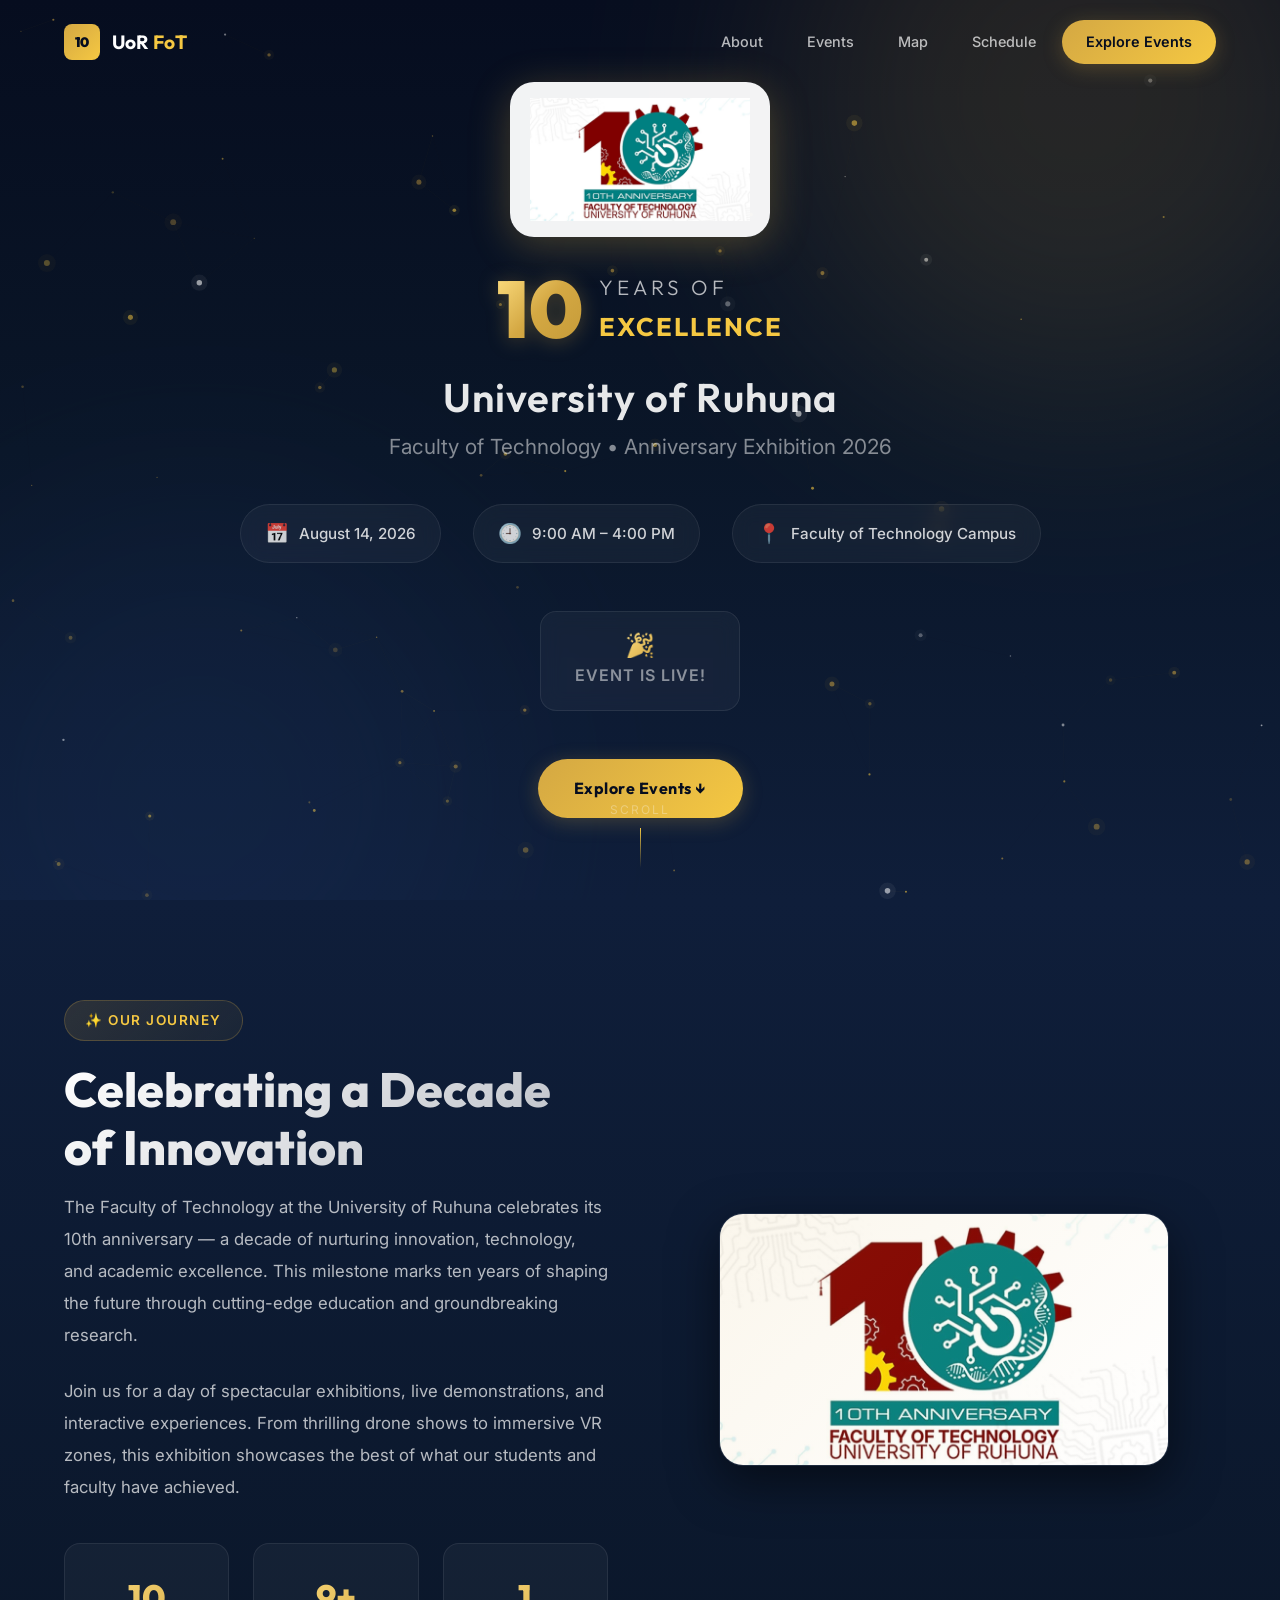
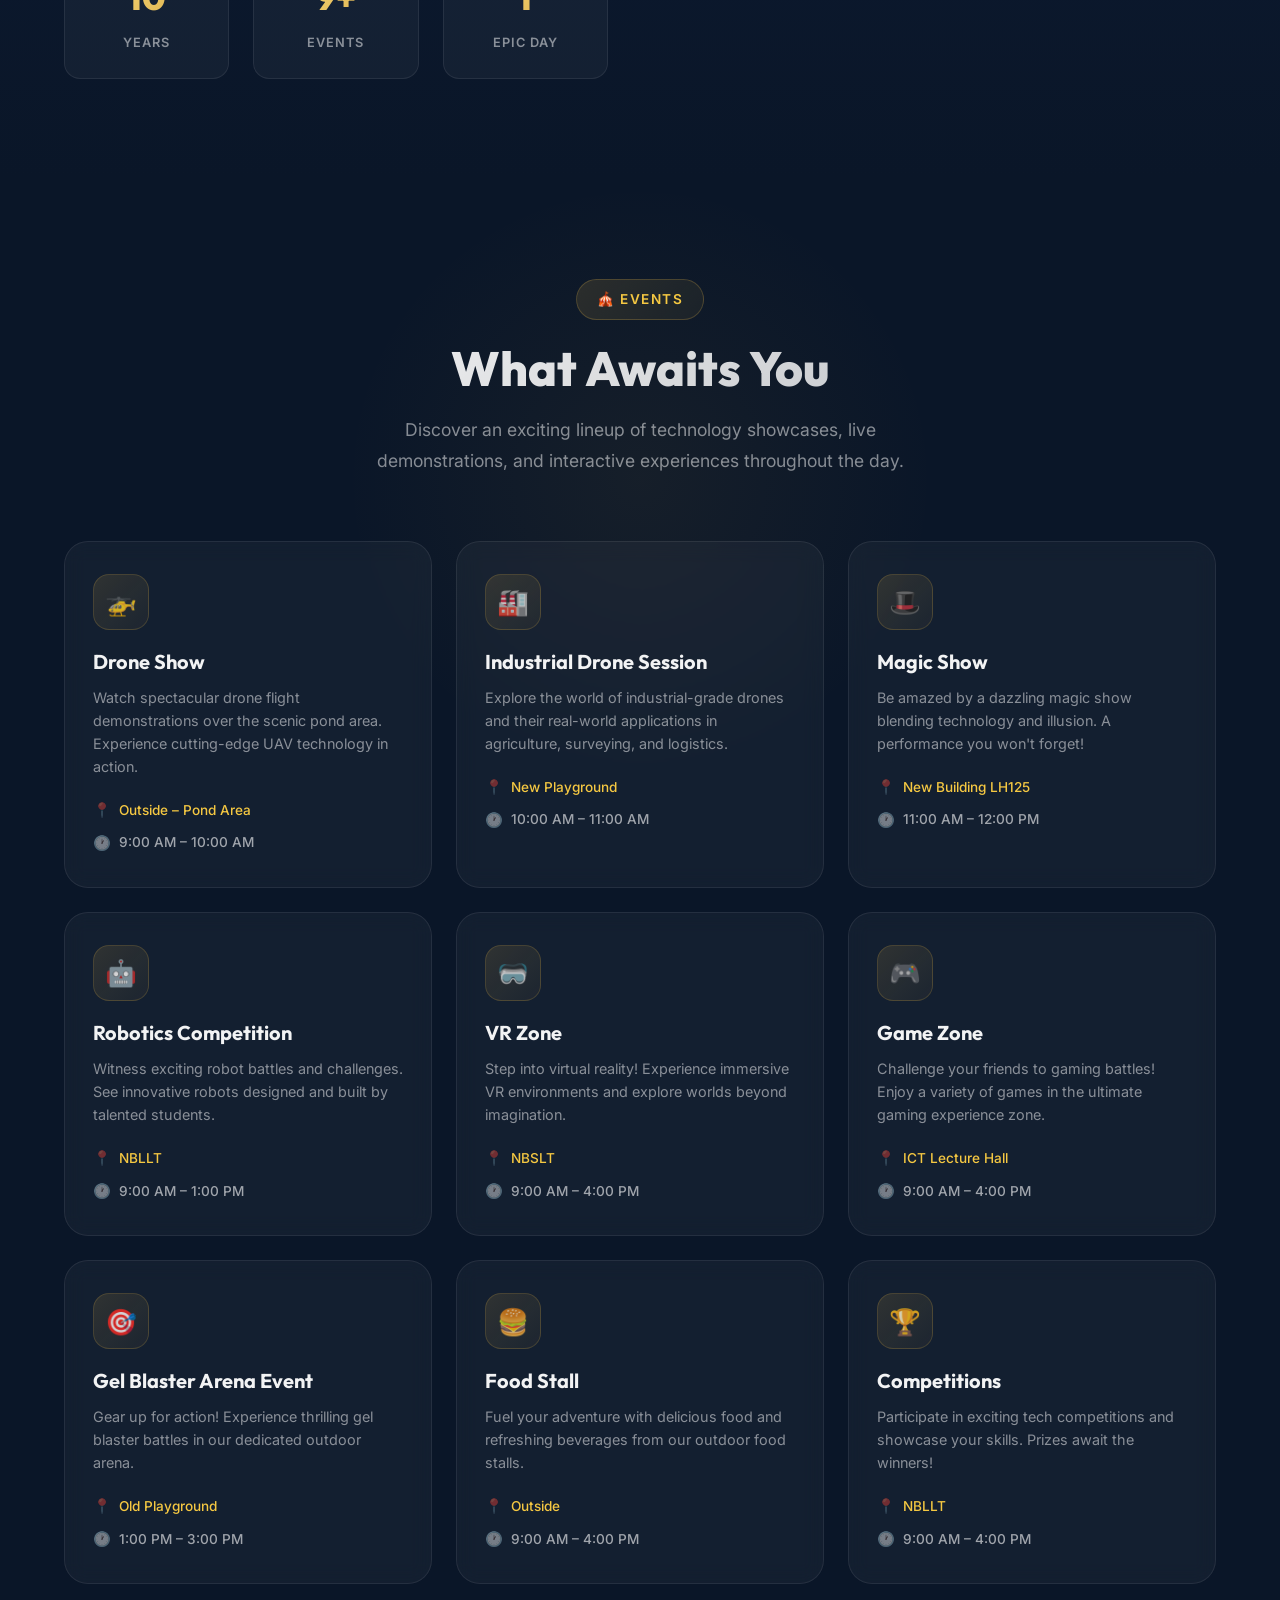
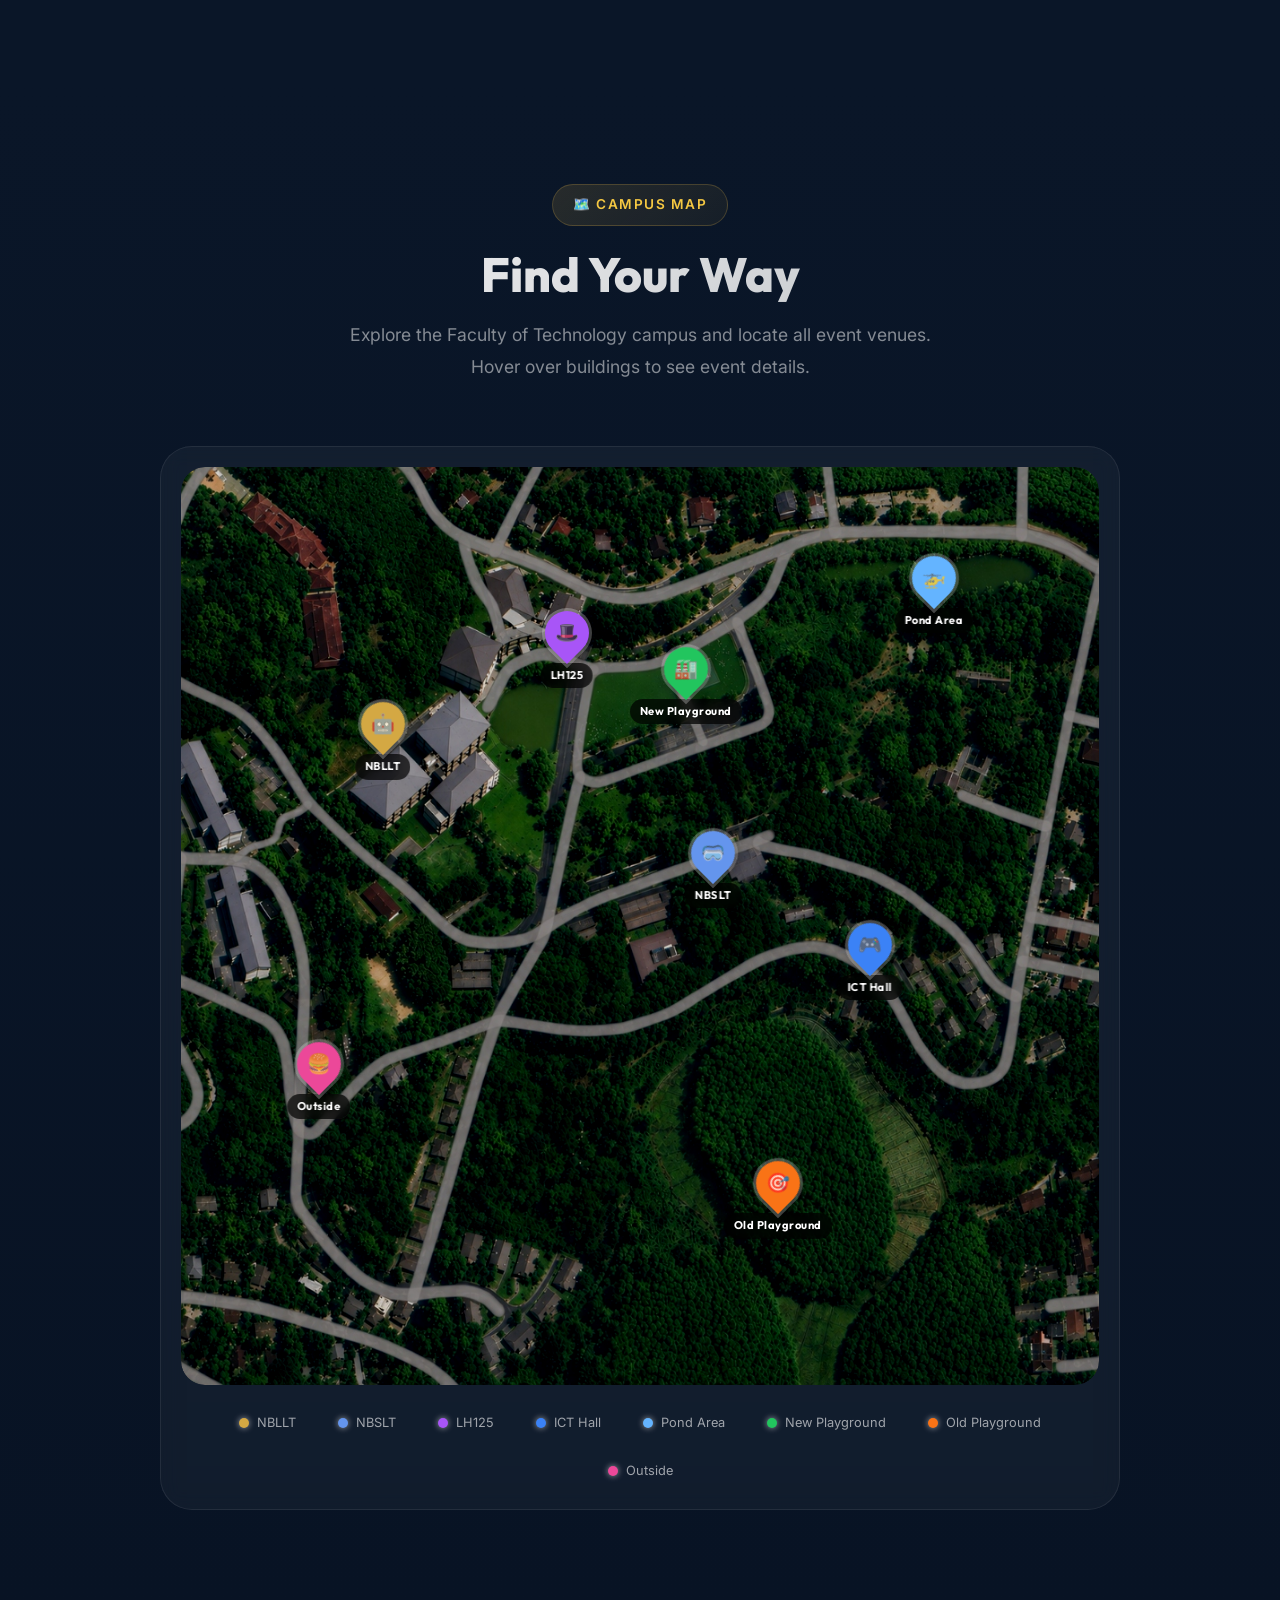
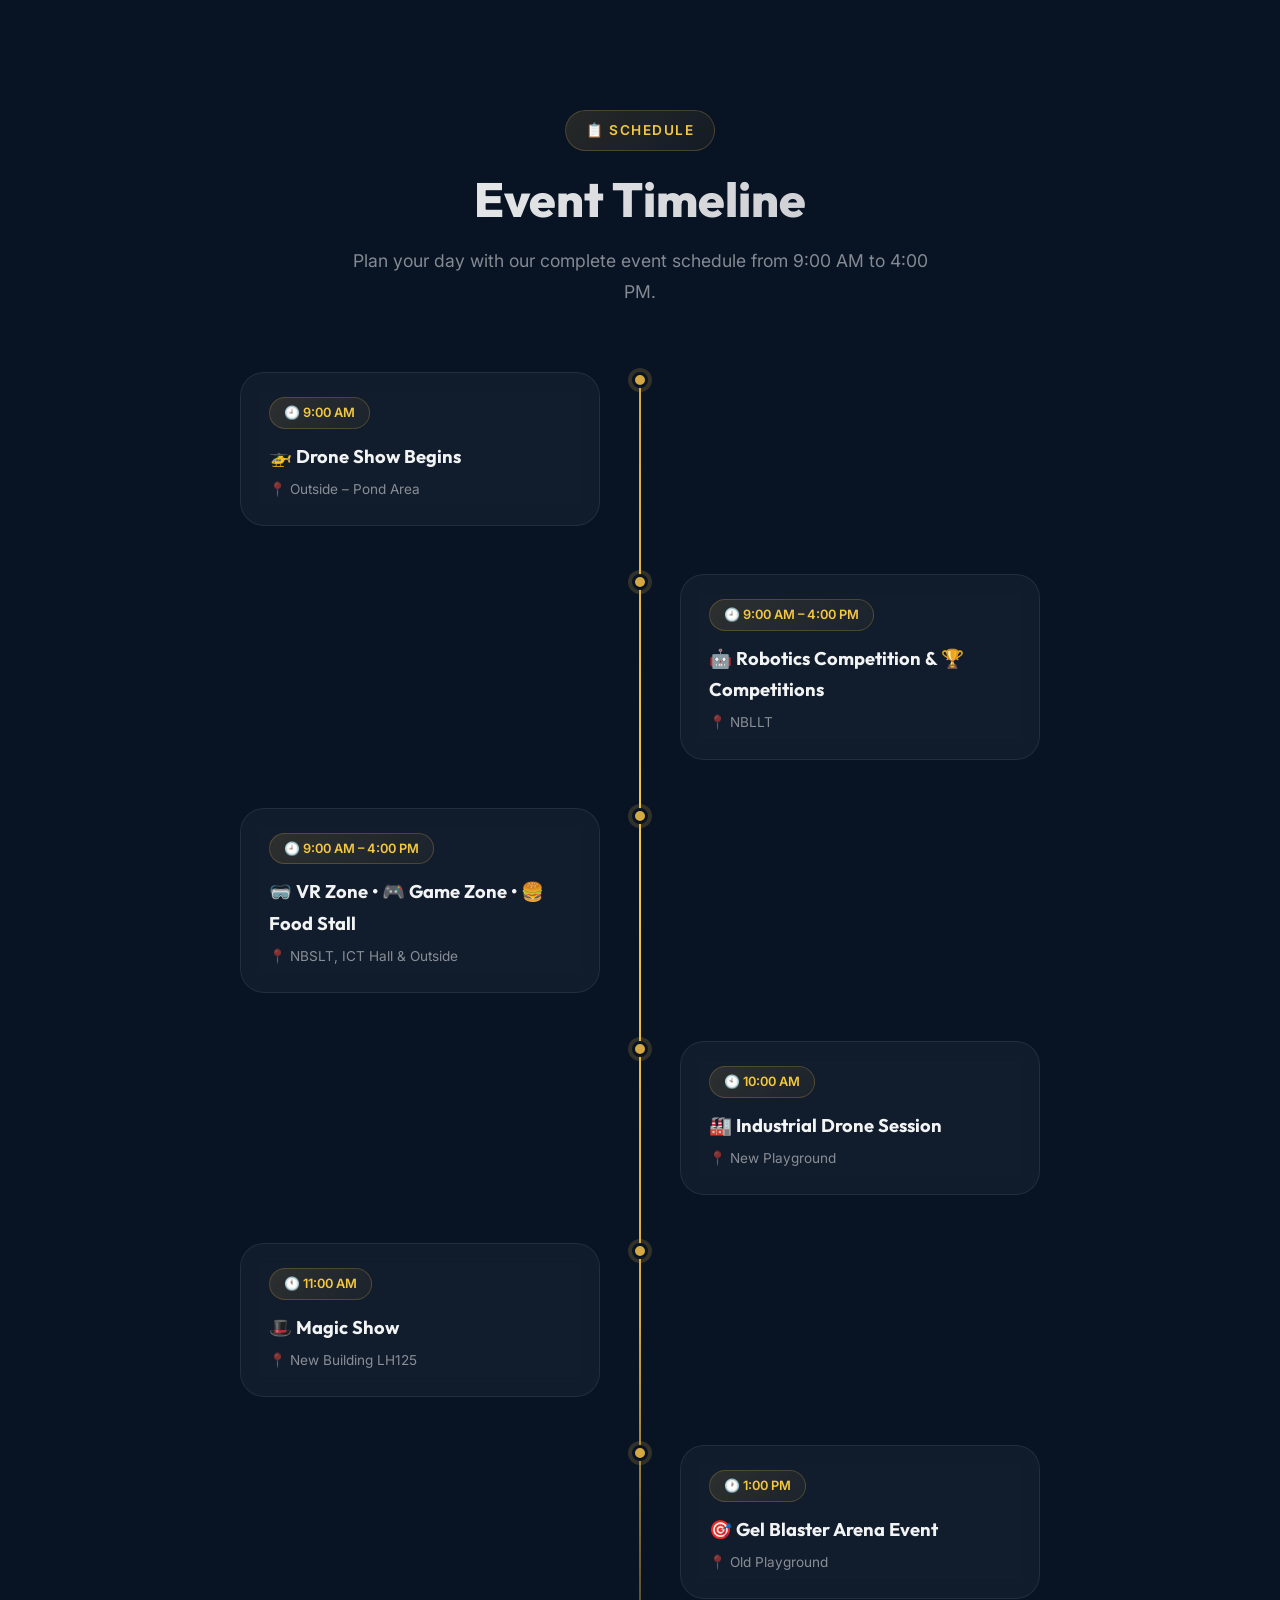
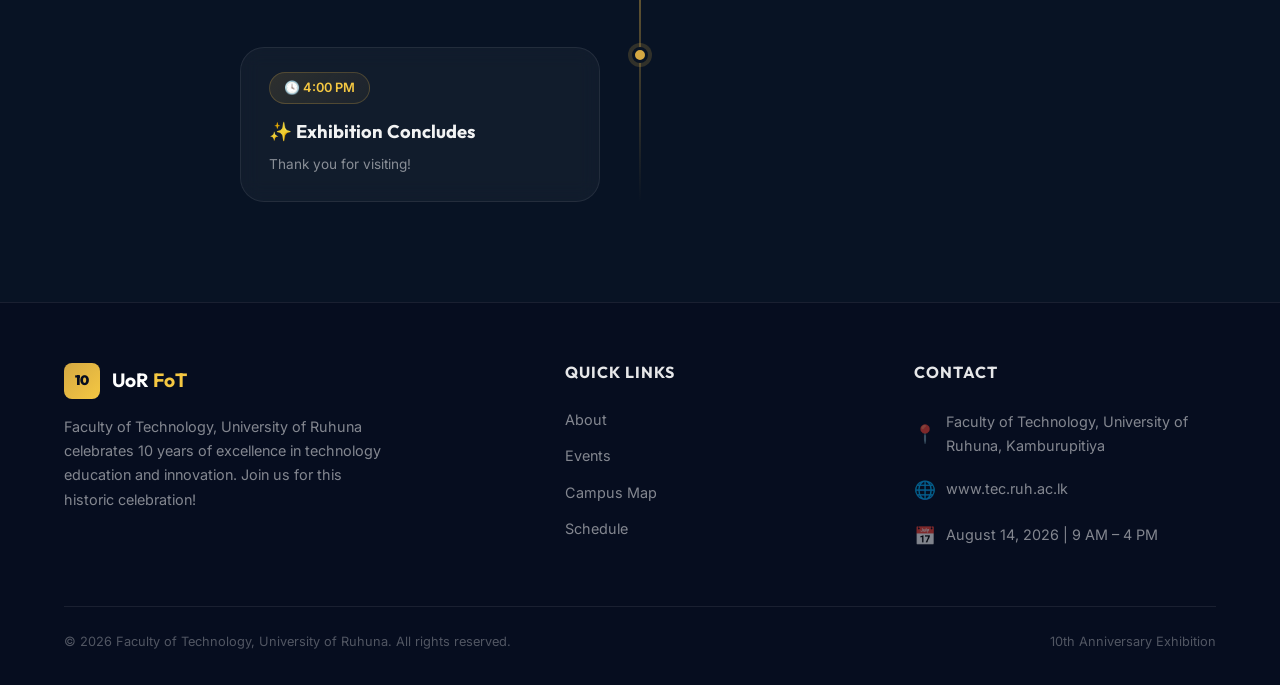
<file: index.html>
<!DOCTYPE html>
<html lang="en">
<head>
    <meta charset="UTF-8">
    <meta name="viewport" content="width=device-width, initial-scale=1.0">
    <meta name="description" content="University of Ruhuna, Faculty of Technology 10th Anniversary Exhibition - August 14, 2026. Explore cutting-edge tech exhibitions, drone shows, VR experiences, robotics, and more!">
    <meta name="keywords" content="University of Ruhuna, Faculty of Technology, 10th Anniversary, Exhibition, Technology, Drones, VR, Robotics">
    <title>10th Anniversary Exhibition | Faculty of Technology - University of Ruhuna</title>
    <link rel="stylesheet" href="css/style.css">
    <link rel="icon" type="image/png" href="assets/images/emblem.png">
</head>
<body>

    <!-- ===== Navigation ===== -->
    <nav class="navbar" id="navbar">
        <div class="container">
            <a href="#hero" class="nav-logo">
                <span class="logo-badge">10</span>
                <span>UoR <span class="logo-accent">FoT</span></span>
            </a>
            <div class="nav-links" id="navLinks">
                <a href="#about">About</a>
                <a href="#events">Events</a>
                <a href="#map">Map</a>
                <a href="#schedule">Schedule</a>
                <a href="#events" class="nav-cta">Explore Events</a>
            </div>
            <button class="nav-toggle" id="navToggle" aria-label="Toggle menu">
                <span></span>
                <span></span>
                <span></span>
            </button>
        </div>
    </nav>

    <!-- ===== Hero Section ===== -->
    <section class="hero" id="hero">
        <canvas class="hero-canvas" id="heroCanvas"></canvas>
        <div class="hero-glow hero-glow-1"></div>
        <div class="hero-glow hero-glow-2"></div>

        <div class="hero-content">
            <div class="hero-emblem">
                <img src="assets/images/emblem.png" alt="10th Anniversary Emblem">
            </div>

            <div class="hero-anniversary">
                <span class="year-badge">10</span>
                <div class="year-text">
                    <span>Years of</span>
                    <strong>Excellence</strong>
                </div>
            </div>

            <h1 class="hero-title">University of Ruhuna</h1>
            <p class="hero-faculty">Faculty of Technology &bull; Anniversary Exhibition 2026</p>

            <div class="hero-date-info">
                <div class="hero-date-item">
                    <span class="icon">📅</span>
                    <span class="text">August 14, 2026</span>
                </div>
                <div class="hero-date-item">
                    <span class="icon">🕘</span>
                    <span class="text">9:00 AM – 4:00 PM</span>
                </div>
                <div class="hero-date-item">
                    <span class="icon">📍</span>
                    <span class="text">Faculty of Technology Campus</span>
                </div>
            </div>

            <!-- Countdown Timer -->
            <div class="countdown" id="countdown">
                <div class="countdown-item">
                    <span class="countdown-number" id="countDays">00</span>
                    <span class="countdown-label">Days</span>
                </div>
                <span class="countdown-separator">:</span>
                <div class="countdown-item">
                    <span class="countdown-number" id="countHours">00</span>
                    <span class="countdown-label">Hours</span>
                </div>
                <span class="countdown-separator">:</span>
                <div class="countdown-item">
                    <span class="countdown-number" id="countMinutes">00</span>
                    <span class="countdown-label">Minutes</span>
                </div>
                <span class="countdown-separator">:</span>
                <div class="countdown-item">
                    <span class="countdown-number" id="countSeconds">00</span>
                    <span class="countdown-label">Seconds</span>
                </div>
            </div>

            <a href="#events" class="hero-cta">
                Explore Events ↓
            </a>
        </div>

        <div class="hero-scroll-indicator">
            <span>Scroll</span>
            <div class="scroll-line"></div>
        </div>
    </section>

    <!-- ===== About Section ===== -->
    <section class="section about" id="about">
        <div class="container">
            <div class="about-grid">
                <div class="about-text reveal-left">
                    <div class="section-badge">✨ Our Journey</div>
                    <h2 class="section-title" style="text-align: left;">Celebrating a Decade of Innovation</h2>
                    <p>
                        The Faculty of Technology at the University of Ruhuna celebrates its 10th anniversary — a decade of nurturing innovation, technology, and academic excellence. This milestone marks ten years of shaping the future through cutting-edge education and groundbreaking research.
                    </p>
                    <p>
                        Join us for a day of spectacular exhibitions, live demonstrations, and interactive experiences. From thrilling drone shows to immersive VR zones, this exhibition showcases the best of what our students and faculty have achieved.
                    </p>
                    <div class="about-stats">
                        <div class="stat-card">
                            <div class="stat-number">10</div>
                            <div class="stat-label">Years</div>
                        </div>
                        <div class="stat-card">
                            <div class="stat-number">9+</div>
                            <div class="stat-label">Events</div>
                        </div>
                        <div class="stat-card">
                            <div class="stat-number">1</div>
                            <div class="stat-label">Epic Day</div>
                        </div>
                    </div>
                </div>
                <div class="about-visual reveal-right">
                    <div class="about-image-wrapper">
                        <img src="assets/images/emblem.png" alt="University of Ruhuna Faculty of Technology 10th Anniversary">
                    </div>
                </div>
            </div>
        </div>
    </section>

    <!-- ===== Events Section ===== -->
    <section class="section events" id="events">
        <div class="container">
            <div class="section-header reveal">
                <div class="section-badge">🎪 Events</div>
                <h2 class="section-title">What Awaits You</h2>
                <p class="section-subtitle">Discover an exciting lineup of technology showcases, live demonstrations, and interactive experiences throughout the day.</p>
            </div>

            <div class="events-grid stagger">
                <!-- Event 1: Drone Show -->
                <div class="event-card reveal" id="event-drone-show">
                    <div class="event-icon">🚁</div>
                    <h3 class="event-name">Drone Show</h3>
                    <p class="event-description">Watch spectacular drone flight demonstrations over the scenic pond area. Experience cutting-edge UAV technology in action.</p>
                    <div class="event-meta">
                        <div class="event-meta-item venue">
                            <span class="meta-icon">📍</span>
                            <span class="meta-text">Outside – Pond Area</span>
                        </div>
                        <div class="event-meta-item">
                            <span class="meta-icon">🕐</span>
                            <span class="meta-text">9:00 AM – 10:00 AM</span>
                        </div>
                    </div>
                </div>

                <!-- Event 2: Industrial Drone Session -->
                <div class="event-card reveal" id="event-industrial-drone">
                    <div class="event-icon">🏭</div>
                    <h3 class="event-name">Industrial Drone Session</h3>
                    <p class="event-description">Explore the world of industrial-grade drones and their real-world applications in agriculture, surveying, and logistics.</p>
                    <div class="event-meta">
                        <div class="event-meta-item venue">
                            <span class="meta-icon">📍</span>
                            <span class="meta-text">New Playground</span>
                        </div>
                        <div class="event-meta-item">
                            <span class="meta-icon">🕐</span>
                            <span class="meta-text">10:00 AM – 11:00 AM</span>
                        </div>
                    </div>
                </div>

                <!-- Event 3: Magic Show -->
                <div class="event-card reveal" id="event-magic-show">
                    <div class="event-icon">🎩</div>
                    <h3 class="event-name">Magic Show</h3>
                    <p class="event-description">Be amazed by a dazzling magic show blending technology and illusion. A performance you won't forget!</p>
                    <div class="event-meta">
                        <div class="event-meta-item venue">
                            <span class="meta-icon">📍</span>
                            <span class="meta-text">New Building LH125</span>
                        </div>
                        <div class="event-meta-item">
                            <span class="meta-icon">🕐</span>
                            <span class="meta-text">11:00 AM – 12:00 PM</span>
                        </div>
                    </div>
                </div>

                <!-- Event 4: Robotics Competition -->
                <div class="event-card reveal" id="event-robotics">
                    <div class="event-icon">🤖</div>
                    <h3 class="event-name">Robotics Competition</h3>
                    <p class="event-description">Witness exciting robot battles and challenges. See innovative robots designed and built by talented students.</p>
                    <div class="event-meta">
                        <div class="event-meta-item venue">
                            <span class="meta-icon">📍</span>
                            <span class="meta-text">NBLLT</span>
                        </div>
                        <div class="event-meta-item">
                            <span class="meta-icon">🕐</span>
                            <span class="meta-text">9:00 AM – 1:00 PM</span>
                        </div>
                    </div>
                </div>

                <!-- Event 5: VR Zone -->
                <div class="event-card reveal" id="event-vr-zone">
                    <div class="event-icon">🥽</div>
                    <h3 class="event-name">VR Zone</h3>
                    <p class="event-description">Step into virtual reality! Experience immersive VR environments and explore worlds beyond imagination.</p>
                    <div class="event-meta">
                        <div class="event-meta-item venue">
                            <span class="meta-icon">📍</span>
                            <span class="meta-text">NBSLT</span>
                        </div>
                        <div class="event-meta-item">
                            <span class="meta-icon">🕐</span>
                            <span class="meta-text">9:00 AM – 4:00 PM</span>
                        </div>
                    </div>
                </div>

                <!-- Event 6: Game Zone -->
                <div class="event-card reveal" id="event-game-zone">
                    <div class="event-icon">🎮</div>
                    <h3 class="event-name">Game Zone</h3>
                    <p class="event-description">Challenge your friends to gaming battles! Enjoy a variety of games in the ultimate gaming experience zone.</p>
                    <div class="event-meta">
                        <div class="event-meta-item venue">
                            <span class="meta-icon">📍</span>
                            <span class="meta-text">ICT Lecture Hall</span>
                        </div>
                        <div class="event-meta-item">
                            <span class="meta-icon">🕐</span>
                            <span class="meta-text">9:00 AM – 4:00 PM</span>
                        </div>
                    </div>
                </div>

                <!-- Event 7: Gel Blaster Arena -->
                <div class="event-card reveal" id="event-gel-blaster">
                    <div class="event-icon">🎯</div>
                    <h3 class="event-name">Gel Blaster Arena Event</h3>
                    <p class="event-description">Gear up for action! Experience thrilling gel blaster battles in our dedicated outdoor arena.</p>
                    <div class="event-meta">
                        <div class="event-meta-item venue">
                            <span class="meta-icon">📍</span>
                            <span class="meta-text">Old Playground</span>
                        </div>
                        <div class="event-meta-item">
                            <span class="meta-icon">🕐</span>
                            <span class="meta-text">1:00 PM – 3:00 PM</span>
                        </div>
                    </div>
                </div>

                <!-- Event 8: Food Stall -->
                <div class="event-card reveal" id="event-food-stall">
                    <div class="event-icon">🍔</div>
                    <h3 class="event-name">Food Stall</h3>
                    <p class="event-description">Fuel your adventure with delicious food and refreshing beverages from our outdoor food stalls.</p>
                    <div class="event-meta">
                        <div class="event-meta-item venue">
                            <span class="meta-icon">📍</span>
                            <span class="meta-text">Outside</span>
                        </div>
                        <div class="event-meta-item">
                            <span class="meta-icon">🕐</span>
                            <span class="meta-text">9:00 AM – 4:00 PM</span>
                        </div>
                    </div>
                </div>

                <!-- Event 9: Other Competitions -->
                <div class="event-card reveal" id="event-competitions">
                    <div class="event-icon">🏆</div>
                    <h3 class="event-name">Competitions</h3>
                    <p class="event-description">Participate in exciting tech competitions and showcase your skills. Prizes await the winners!</p>
                    <div class="event-meta">
                        <div class="event-meta-item venue">
                            <span class="meta-icon">📍</span>
                            <span class="meta-text">NBLLT</span>
                        </div>
                        <div class="event-meta-item">
                            <span class="meta-icon">🕐</span>
                            <span class="meta-text">9:00 AM – 4:00 PM</span>
                        </div>
                    </div>
                </div>
            </div>
        </div>
    </section>

    <!-- ===== Campus Map Section ===== -->
    <section class="section campus-map" id="map">
        <div class="container">
            <div class="section-header reveal">
                <div class="section-badge">🗺️ Campus Map</div>
                <h2 class="section-title">Find Your Way</h2>
                <p class="section-subtitle">Explore the Faculty of Technology campus and locate all event venues. Hover over buildings to see event details.</p>
            </div>

            <div class="map-container reveal-scale">
                <div class="map-image-wrapper" id="mapImageWrapper">
                    <!-- Aerial Campus Map Image -->
                    <img src="assets/images/campus-map.jpg" alt="Faculty of Technology Campus Aerial View" class="map-aerial-img">

                    <!-- Interactive Venue Markers -->
                    <!-- NBLLT - Top-left large building cluster -->
                    <div class="map-marker" data-venue="nbllt" style="top: 28%; left: 22%;">
                        <div class="marker-pin" style="--marker-color: #d4a843;">
                            <span class="marker-emoji">🤖</span>
                        </div>
                        <div class="marker-pulse" style="--marker-color: #d4a843;"></div>
                        <div class="marker-label">NBLLT</div>
                        <div class="marker-popup">
                            <div class="marker-popup-title">🤖 Robotics &amp; Competitions</div>
                            <div class="marker-popup-venue">📍 NBLLT</div>
                            <div class="marker-popup-time">🕐 9:00 AM – 4:00 PM</div>
                        </div>
                    </div>

                    <!-- NBSLT - Center-right building -->
                    <div class="map-marker" data-venue="nbslt" style="top: 42%; left: 58%;">
                        <div class="marker-pin" style="--marker-color: #6495ed;">
                            <span class="marker-emoji">🥽</span>
                        </div>
                        <div class="marker-pulse" style="--marker-color: #6495ed;"></div>
                        <div class="marker-label">NBSLT</div>
                        <div class="marker-popup">
                            <div class="marker-popup-title">🥽 VR Zone</div>
                            <div class="marker-popup-venue">📍 NBSLT</div>
                            <div class="marker-popup-time">🕐 9:00 AM – 4:00 PM</div>
                        </div>
                    </div>

                    <!-- New Building LH125 - Center building -->
                    <div class="map-marker" data-venue="lh125" style="top: 18%; left: 42%;">
                        <div class="marker-pin" style="--marker-color: #a855f7;">
                            <span class="marker-emoji">🎩</span>
                        </div>
                        <div class="marker-pulse" style="--marker-color: #a855f7;"></div>
                        <div class="marker-label">LH125</div>
                        <div class="marker-popup">
                            <div class="marker-popup-title">🎩 Magic Show</div>
                            <div class="marker-popup-venue">📍 New Building LH125</div>
                            <div class="marker-popup-time">🕐 11:00 AM – 12:00 PM</div>
                        </div>
                    </div>

                    <!-- ICT Lecture Hall - Right side building -->
                    <div class="map-marker" data-venue="ict-hall" style="top: 52%; left: 75%;">
                        <div class="marker-pin" style="--marker-color: #3b82f6;">
                            <span class="marker-emoji">🎮</span>
                        </div>
                        <div class="marker-pulse" style="--marker-color: #3b82f6;"></div>
                        <div class="marker-label">ICT Hall</div>
                        <div class="marker-popup">
                            <div class="marker-popup-title">🎮 Game Zone</div>
                            <div class="marker-popup-venue">📍 ICT Lecture Hall</div>
                            <div class="marker-popup-time">🕐 9:00 AM – 4:00 PM</div>
                        </div>
                    </div>

                    <!-- Pond Area - Top-right pond/water area -->
                    <div class="map-marker" data-venue="pond-area" style="top: 12%; left: 82%;">
                        <div class="marker-pin" style="--marker-color: #64b4ff;">
                            <span class="marker-emoji">🚁</span>
                        </div>
                        <div class="marker-pulse" style="--marker-color: #64b4ff;"></div>
                        <div class="marker-label">Pond Area</div>
                        <div class="marker-popup">
                            <div class="marker-popup-title">🚁 Drone Show</div>
                            <div class="marker-popup-venue">📍 Outside – Pond Area</div>
                            <div class="marker-popup-time">🕐 9:00 AM – 10:00 AM</div>
                        </div>
                    </div>

                    <!-- New Playground - Center green field -->
                    <div class="map-marker" data-venue="new-playground" style="top: 22%; left: 55%;">
                        <div class="marker-pin" style="--marker-color: #22c55e;">
                            <span class="marker-emoji">🏭</span>
                        </div>
                        <div class="marker-pulse" style="--marker-color: #22c55e;"></div>
                        <div class="marker-label">New Playground</div>
                        <div class="marker-popup">
                            <div class="marker-popup-title">🏭 Industrial Drone Session</div>
                            <div class="marker-popup-venue">📍 New Playground</div>
                            <div class="marker-popup-time">🕐 10:00 AM – 11:00 AM</div>
                        </div>
                    </div>

                    <!-- Old Playground - Bottom-right large green area -->
                    <div class="map-marker" data-venue="old-playground" style="top: 78%; left: 65%;">
                        <div class="marker-pin" style="--marker-color: #f97316;">
                            <span class="marker-emoji">🎯</span>
                        </div>
                        <div class="marker-pulse" style="--marker-color: #f97316;"></div>
                        <div class="marker-label">Old Playground</div>
                        <div class="marker-popup">
                            <div class="marker-popup-title">🎯 Gel Blaster Arena Event</div>
                            <div class="marker-popup-venue">📍 Old Playground</div>
                            <div class="marker-popup-time">🕐 1:00 PM – 3:00 PM</div>
                        </div>
                    </div>

                    <!-- Outside / Food Area - Bottom-left area -->
                    <div class="map-marker" data-venue="outside" style="top: 65%; left: 15%;">
                        <div class="marker-pin" style="--marker-color: #ec4899;">
                            <span class="marker-emoji">🍔</span>
                        </div>
                        <div class="marker-pulse" style="--marker-color: #ec4899;"></div>
                        <div class="marker-label">Outside</div>
                        <div class="marker-popup">
                            <div class="marker-popup-title">🍔 Food Stall</div>
                            <div class="marker-popup-venue">📍 Outside Area</div>
                            <div class="marker-popup-time">🕐 9:00 AM – 4:00 PM</div>
                        </div>
                    </div>
                </div>

                <!-- Map Legend -->
                <div class="map-legend">
                    <div class="map-legend-item" data-target="nbllt">
                        <div class="map-legend-dot" style="background: #d4a843;"></div>
                        <span>NBLLT</span>
                    </div>
                    <div class="map-legend-item" data-target="nbslt">
                        <div class="map-legend-dot" style="background: #6495ed;"></div>
                        <span>NBSLT</span>
                    </div>
                    <div class="map-legend-item" data-target="lh125">
                        <div class="map-legend-dot" style="background: #a855f7;"></div>
                        <span>LH125</span>
                    </div>
                    <div class="map-legend-item" data-target="ict-hall">
                        <div class="map-legend-dot" style="background: #3b82f6;"></div>
                        <span>ICT Hall</span>
                    </div>
                    <div class="map-legend-item" data-target="pond-area">
                        <div class="map-legend-dot" style="background: #64b4ff;"></div>
                        <span>Pond Area</span>
                    </div>
                    <div class="map-legend-item" data-target="new-playground">
                        <div class="map-legend-dot" style="background: #22c55e;"></div>
                        <span>New Playground</span>
                    </div>
                    <div class="map-legend-item" data-target="old-playground">
                        <div class="map-legend-dot" style="background: #f97316;"></div>
                        <span>Old Playground</span>
                    </div>
                    <div class="map-legend-item" data-target="outside">
                        <div class="map-legend-dot" style="background: #ec4899;"></div>
                        <span>Outside</span>
                    </div>
                </div>
            </div>
        </div>
    </section>

    <!-- ===== Schedule / Timeline Section ===== -->
    <section class="section schedule" id="schedule">
        <div class="container">
            <div class="section-header reveal">
                <div class="section-badge">📋 Schedule</div>
                <h2 class="section-title">Event Timeline</h2>
                <p class="section-subtitle">Plan your day with our complete event schedule from 9:00 AM to 4:00 PM.</p>
            </div>

            <div class="timeline">
                <!-- 9:00 AM -->
                <div class="timeline-item reveal">
                    <div class="timeline-dot"></div>
                    <div class="timeline-content">
                        <div class="timeline-time">🕘 9:00 AM</div>
                        <div class="timeline-event-name">🚁 Drone Show Begins</div>
                        <div class="timeline-venue">📍 Outside – Pond Area</div>
                    </div>
                </div>

                <!-- 9:00 AM (All Day Events) -->
                <div class="timeline-item reveal">
                    <div class="timeline-dot"></div>
                    <div class="timeline-content">
                        <div class="timeline-time">🕘 9:00 AM – 4:00 PM</div>
                        <div class="timeline-event-name">🤖 Robotics Competition &amp; 🏆 Competitions</div>
                        <div class="timeline-venue">📍 NBLLT</div>
                    </div>
                </div>

                <!-- 9:00 AM Ongoing -->
                <div class="timeline-item reveal">
                    <div class="timeline-dot"></div>
                    <div class="timeline-content">
                        <div class="timeline-time">🕘 9:00 AM – 4:00 PM</div>
                        <div class="timeline-event-name">🥽 VR Zone &bull; 🎮 Game Zone &bull; 🍔 Food Stall</div>
                        <div class="timeline-venue">📍 NBSLT, ICT Hall &amp; Outside</div>
                    </div>
                </div>

                <!-- 10:00 AM -->
                <div class="timeline-item reveal">
                    <div class="timeline-dot"></div>
                    <div class="timeline-content">
                        <div class="timeline-time">🕙 10:00 AM</div>
                        <div class="timeline-event-name">🏭 Industrial Drone Session</div>
                        <div class="timeline-venue">📍 New Playground</div>
                    </div>
                </div>

                <!-- 11:00 AM -->
                <div class="timeline-item reveal">
                    <div class="timeline-dot"></div>
                    <div class="timeline-content">
                        <div class="timeline-time">🕚 11:00 AM</div>
                        <div class="timeline-event-name">🎩 Magic Show</div>
                        <div class="timeline-venue">📍 New Building LH125</div>
                    </div>
                </div>

                <!-- 1:00 PM -->
                <div class="timeline-item reveal">
                    <div class="timeline-dot"></div>
                    <div class="timeline-content">
                        <div class="timeline-time">🕐 1:00 PM</div>
                        <div class="timeline-event-name">🎯 Gel Blaster Arena Event</div>
                        <div class="timeline-venue">📍 Old Playground</div>
                    </div>
                </div>

                <!-- 4:00 PM -->
                <div class="timeline-item reveal">
                    <div class="timeline-dot"></div>
                    <div class="timeline-content">
                        <div class="timeline-time">🕓 4:00 PM</div>
                        <div class="timeline-event-name">✨ Exhibition Concludes</div>
                        <div class="timeline-venue">Thank you for visiting!</div>
                    </div>
                </div>
            </div>
        </div>
    </section>

    <!-- ===== Footer ===== -->
    <footer class="footer" id="footer">
        <div class="container">
            <div class="footer-content">
                <div class="footer-brand">
                    <a href="#hero" class="nav-logo">
                        <span class="logo-badge">10</span>
                        <span>UoR <span class="logo-accent">FoT</span></span>
                    </a>
                    <p>Faculty of Technology, University of Ruhuna celebrates 10 years of excellence in technology education and innovation. Join us for this historic celebration!</p>
                </div>
                <div class="footer-nav">
                    <h4 class="footer-heading">Quick Links</h4>
                    <div class="footer-links">
                        <a href="#about">About</a>
                        <a href="#events">Events</a>
                        <a href="#map">Campus Map</a>
                        <a href="#schedule">Schedule</a>
                    </div>
                </div>
                <div class="footer-contact">
                    <h4 class="footer-heading">Contact</h4>
                    <div class="footer-contact-item">
                        <span class="icon">📍</span>
                        <span>Faculty of Technology, University of Ruhuna, Kamburupitiya</span>
                    </div>
                    <div class="footer-contact-item">
                        <span class="icon">🌐</span>
                        <span>www.tec.ruh.ac.lk</span>
                    </div>
                    <div class="footer-contact-item">
                        <span class="icon">📅</span>
                        <span>August 14, 2026 | 9 AM – 4 PM</span>
                    </div>
                </div>
            </div>
            <div class="footer-divider"></div>
            <div class="footer-bottom">
                <span>© 2026 Faculty of Technology, University of Ruhuna. All rights reserved.</span>
                <span>10th Anniversary Exhibition</span>
            </div>
        </div>
    </footer>

    <script src="js/main.js"></script>
</body>
</html>
</file>
<file: css/style.css>
/* ===== Google Fonts ===== */
@import url('https://fonts.googleapis.com/css2?family=Inter:wght@300;400;500;600;700&family=Outfit:wght@300;400;500;600;700;800;900&display=swap');

/* ===== Custom Properties ===== */
:root {
    --navy-900: #060d1f;
    --navy-850: #081324;
    --navy-800: #0a1628;
    --navy-700: #0f1e3a;
    --navy-600: #152a4a;
    --navy-500: #1c3660;
    --navy-400: #264680;
    --gold-300: #ffe082;
    --gold-400: #f5c842;
    --gold-500: #d4a843;
    --gold-600: #c49a38;
    --gold-700: #a07c2c;
    --white: #ffffff;
    --white-95: rgba(255, 255, 255, 0.95);
    --white-90: rgba(255, 255, 255, 0.9);
    --white-80: rgba(255, 255, 255, 0.8);
    --white-70: rgba(255, 255, 255, 0.7);
    --white-60: rgba(255, 255, 255, 0.6);
    --white-50: rgba(255, 255, 255, 0.5);
    --white-30: rgba(255, 255, 255, 0.3);
    --white-20: rgba(255, 255, 255, 0.2);
    --white-10: rgba(255, 255, 255, 0.1);
    --white-05: rgba(255, 255, 255, 0.05);
    --glass-bg: rgba(255, 255, 255, 0.04);
    --glass-bg-hover: rgba(255, 255, 255, 0.08);
    --glass-border: rgba(255, 255, 255, 0.08);
    --glass-border-hover: rgba(255, 255, 255, 0.18);
    --font-heading: 'Outfit', sans-serif;
    --font-body: 'Inter', sans-serif;
    --ease: cubic-bezier(0.4, 0, 0.2, 1);
    --ease-out: cubic-bezier(0, 0, 0.2, 1);
    --ease-bounce: cubic-bezier(0.34, 1.56, 0.64, 1);
    --transition: all 0.3s var(--ease);
    --transition-slow: all 0.6s var(--ease);
    --radius-sm: 8px;
    --radius-md: 16px;
    --radius-lg: 24px;
    --radius-xl: 32px;
    --radius-full: 9999px;
    --shadow-sm: 0 2px 8px rgba(0, 0, 0, 0.2);
    --shadow-md: 0 4px 16px rgba(0, 0, 0, 0.3);
    --shadow-lg: 0 8px 32px rgba(0, 0, 0, 0.4);
    --shadow-xl: 0 16px 48px rgba(0, 0, 0, 0.5);
    --shadow-gold: 0 4px 20px rgba(212, 168, 67, 0.25);
    --shadow-gold-lg: 0 8px 40px rgba(212, 168, 67, 0.3);
}

/* ===== Reset & Base ===== */
*, *::before, *::after {
    margin: 0;
    padding: 0;
    box-sizing: border-box;
}

html {
    scroll-behavior: smooth;
    font-size: 16px;
}

body {
    font-family: var(--font-body);
    background-color: var(--navy-900);
    color: var(--white-80);
    line-height: 1.7;
    overflow-x: hidden;
    -webkit-font-smoothing: antialiased;
    -moz-osx-font-smoothing: grayscale;
}

h1, h2, h3, h4, h5, h6 {
    font-family: var(--font-heading);
    color: var(--white-95);
    line-height: 1.2;
    font-weight: 700;
}

a {
    text-decoration: none;
    color: inherit;
    transition: var(--transition);
}

img {
    max-width: 100%;
    display: block;
}

ul { list-style: none; }

.container {
    max-width: 1200px;
    margin: 0 auto;
    padding: 0 24px;
}

/* ===== Section Base ===== */
.section {
    padding: 100px 0;
    position: relative;
}

.section-header {
    text-align: center;
    margin-bottom: 64px;
}

.section-badge {
    display: inline-flex;
    align-items: center;
    gap: 8px;
    padding: 8px 20px;
    background: linear-gradient(135deg, rgba(212, 168, 67, 0.15), rgba(245, 200, 66, 0.05));
    border: 1px solid rgba(212, 168, 67, 0.25);
    border-radius: var(--radius-full);
    font-size: 0.85rem;
    font-weight: 600;
    color: var(--gold-400);
    letter-spacing: 1.5px;
    text-transform: uppercase;
    margin-bottom: 20px;
}

.section-title {
    font-size: clamp(2rem, 4vw, 3rem);
    font-weight: 800;
    margin-bottom: 16px;
    background: linear-gradient(135deg, var(--white) 0%, var(--white-70) 100%);
    -webkit-background-clip: text;
    -webkit-text-fill-color: transparent;
    background-clip: text;
}

.section-subtitle {
    font-size: 1.1rem;
    color: var(--white-50);
    max-width: 600px;
    margin: 0 auto;
    line-height: 1.8;
}

/* ===== Navigation ===== */
.navbar {
    position: fixed;
    top: 0;
    left: 0;
    right: 0;
    z-index: 1000;
    padding: 20px 0;
    transition: var(--transition);
}

.navbar.scrolled {
    padding: 12px 0;
    background: rgba(6, 13, 31, 0.85);
    backdrop-filter: blur(20px);
    -webkit-backdrop-filter: blur(20px);
    border-bottom: 1px solid var(--glass-border);
}

.navbar .container {
    display: flex;
    align-items: center;
    justify-content: space-between;
}

.nav-logo {
    display: flex;
    align-items: center;
    gap: 12px;
    font-family: var(--font-heading);
    font-weight: 700;
    font-size: 1.2rem;
    color: var(--white);
}

.nav-logo .logo-accent {
    color: var(--gold-400);
}

.nav-logo .logo-badge {
    display: inline-flex;
    align-items: center;
    justify-content: center;
    width: 36px;
    height: 36px;
    background: linear-gradient(135deg, var(--gold-500), var(--gold-400));
    border-radius: var(--radius-sm);
    font-weight: 900;
    font-size: 0.85rem;
    color: var(--navy-900);
}

.nav-links {
    display: flex;
    align-items: center;
    gap: 8px;
}

.nav-links a {
    padding: 8px 18px;
    font-size: 0.9rem;
    font-weight: 500;
    color: var(--white-70);
    border-radius: var(--radius-sm);
    transition: var(--transition);
    position: relative;
}

.nav-links a:hover {
    color: var(--white);
    background: var(--white-05);
}

.nav-links a.active {
    color: var(--gold-400);
}

.nav-cta {
    padding: 10px 24px !important;
    background: linear-gradient(135deg, var(--gold-500), var(--gold-400)) !important;
    color: var(--navy-900) !important;
    font-weight: 600 !important;
    border-radius: var(--radius-full) !important;
    box-shadow: var(--shadow-gold);
}

.nav-cta:hover {
    transform: translateY(-2px);
    box-shadow: var(--shadow-gold-lg) !important;
    background: linear-gradient(135deg, var(--gold-400), var(--gold-300)) !important;
}

/* Mobile Menu */
.nav-toggle {
    display: none;
    flex-direction: column;
    gap: 5px;
    cursor: pointer;
    padding: 8px;
    z-index: 1001;
    background: none;
    border: none;
}

.nav-toggle span {
    display: block;
    width: 24px;
    height: 2px;
    background: var(--white);
    border-radius: 2px;
    transition: var(--transition);
}

.nav-toggle.active span:nth-child(1) { transform: rotate(45deg) translate(5px, 5px); }
.nav-toggle.active span:nth-child(2) { opacity: 0; }
.nav-toggle.active span:nth-child(3) { transform: rotate(-45deg) translate(5px, -5px); }

/* ===== Hero Section ===== */
.hero {
    position: relative;
    min-height: 100vh;
    display: flex;
    align-items: center;
    justify-content: center;
    overflow: hidden;
    background: linear-gradient(180deg, var(--navy-900) 0%, var(--navy-800) 50%, var(--navy-700) 100%);
}

.hero-canvas {
    position: absolute;
    top: 0;
    left: 0;
    width: 100%;
    height: 100%;
    z-index: 1;
}

.hero-glow {
    position: absolute;
    width: 600px;
    height: 600px;
    border-radius: 50%;
    filter: blur(120px);
    opacity: 0.15;
    z-index: 1;
    pointer-events: none;
}

.hero-glow-1 {
    background: var(--gold-500);
    top: -200px;
    right: -100px;
    animation: glowFloat 8s ease-in-out infinite;
}

.hero-glow-2 {
    background: var(--navy-400);
    bottom: -200px;
    left: -100px;
    animation: glowFloat 10s ease-in-out infinite reverse;
}

@keyframes glowFloat {
    0%, 100% { transform: translate(0, 0) scale(1); }
    50% { transform: translate(30px, -30px) scale(1.1); }
}

.hero-content {
    position: relative;
    z-index: 2;
    text-align: center;
    padding: 0 24px;
    max-width: 900px;
}

.hero-emblem {
    width: 260px;
    max-width: 80%;
    margin: 0 auto 32px;
    border-radius: var(--radius-lg);
    overflow: hidden;
    background: rgba(255, 255, 255, 0.95);
    padding: 16px 20px;
    box-shadow: var(--shadow-gold-lg);
    animation: emblemGlow 3s ease-in-out infinite;
}

.hero-emblem img {
    width: 100%;
    height: 100%;
    object-fit: cover;
}

@keyframes emblemGlow {
    0%, 100% { box-shadow: 0 0 20px rgba(212, 168, 67, 0.2), 0 0 40px rgba(212, 168, 67, 0.1); }
    50% { box-shadow: 0 0 30px rgba(212, 168, 67, 0.35), 0 0 60px rgba(212, 168, 67, 0.15); }
}

.hero-anniversary {
    display: inline-flex;
    align-items: center;
    gap: 16px;
    margin-bottom: 24px;
}

.hero-anniversary .year-badge {
    font-family: var(--font-heading);
    font-size: 5rem;
    font-weight: 900;
    background: linear-gradient(135deg, var(--gold-300), var(--gold-500), var(--gold-600));
    -webkit-background-clip: text;
    -webkit-text-fill-color: transparent;
    background-clip: text;
    line-height: 1;
    text-shadow: none;
    filter: drop-shadow(0 2px 10px rgba(212, 168, 67, 0.3));
}

.hero-anniversary .year-text {
    text-align: left;
    font-family: var(--font-heading);
}

.hero-anniversary .year-text span {
    display: block;
    font-size: 1.3rem;
    font-weight: 300;
    color: var(--white-70);
    letter-spacing: 4px;
    text-transform: uppercase;
}

.hero-anniversary .year-text strong {
    display: block;
    font-size: 1.6rem;
    font-weight: 700;
    color: var(--gold-400);
    letter-spacing: 2px;
    text-transform: uppercase;
}

.hero-title {
    font-size: clamp(1.5rem, 3.5vw, 2.5rem);
    font-weight: 600;
    color: var(--white-90);
    margin-bottom: 8px;
    letter-spacing: 1px;
}

.hero-faculty {
    font-size: clamp(1rem, 2vw, 1.3rem);
    color: var(--white-50);
    margin-bottom: 40px;
    font-weight: 400;
}

.hero-date-info {
    display: flex;
    align-items: center;
    justify-content: center;
    gap: 32px;
    margin-bottom: 48px;
    flex-wrap: wrap;
}

.hero-date-item {
    display: flex;
    align-items: center;
    gap: 10px;
    padding: 12px 24px;
    background: var(--glass-bg);
    border: 1px solid var(--glass-border);
    border-radius: var(--radius-full);
    backdrop-filter: blur(10px);
    -webkit-backdrop-filter: blur(10px);
}

.hero-date-item .icon {
    font-size: 1.2rem;
}

.hero-date-item .text {
    font-size: 0.95rem;
    font-weight: 500;
    color: var(--white-80);
}

/* Countdown */
.countdown {
    display: flex;
    align-items: center;
    justify-content: center;
    gap: 16px;
    margin-bottom: 48px;
    flex-wrap: wrap;
}

.countdown-item {
    display: flex;
    flex-direction: column;
    align-items: center;
    min-width: 90px;
    padding: 20px 16px;
    background: var(--glass-bg);
    border: 1px solid var(--glass-border);
    border-radius: var(--radius-md);
    backdrop-filter: blur(10px);
    -webkit-backdrop-filter: blur(10px);
    transition: var(--transition);
}

.countdown-item:hover {
    background: var(--glass-bg-hover);
    border-color: var(--glass-border-hover);
    transform: translateY(-4px);
}

.countdown-number {
    font-family: var(--font-heading);
    font-size: 2.5rem;
    font-weight: 800;
    background: linear-gradient(135deg, var(--gold-300), var(--gold-500));
    -webkit-background-clip: text;
    -webkit-text-fill-color: transparent;
    background-clip: text;
    line-height: 1.1;
}

.countdown-label {
    font-size: 0.75rem;
    font-weight: 600;
    color: var(--white-50);
    text-transform: uppercase;
    letter-spacing: 2px;
    margin-top: 4px;
}

.countdown-separator {
    font-size: 2rem;
    color: var(--gold-500);
    font-weight: 300;
    opacity: 0.5;
    animation: blink 1s step-end infinite;
}

@keyframes blink {
    0%, 100% { opacity: 0.5; }
    50% { opacity: 0; }
}

.hero-cta {
    display: inline-flex;
    align-items: center;
    gap: 10px;
    padding: 16px 36px;
    background: linear-gradient(135deg, var(--gold-500), var(--gold-400));
    color: var(--navy-900);
    font-family: var(--font-heading);
    font-size: 1rem;
    font-weight: 700;
    border-radius: var(--radius-full);
    box-shadow: var(--shadow-gold);
    transition: var(--transition);
    letter-spacing: 0.5px;
}

.hero-cta:hover {
    transform: translateY(-3px);
    box-shadow: var(--shadow-gold-lg);
    background: linear-gradient(135deg, var(--gold-400), var(--gold-300));
}

.hero-scroll-indicator {
    position: absolute;
    bottom: 32px;
    left: 50%;
    transform: translateX(-50%);
    z-index: 2;
    display: flex;
    flex-direction: column;
    align-items: center;
    gap: 8px;
    color: var(--white-30);
    font-size: 0.75rem;
    letter-spacing: 2px;
    text-transform: uppercase;
    animation: scrollBounce 2s ease-in-out infinite;
}

.hero-scroll-indicator .scroll-line {
    width: 1px;
    height: 40px;
    background: linear-gradient(180deg, var(--gold-400), transparent);
}

@keyframes scrollBounce {
    0%, 100% { transform: translateX(-50%) translateY(0); }
    50% { transform: translateX(-50%) translateY(8px); }
}

/* ===== About Section ===== */
.about {
    background: linear-gradient(180deg, var(--navy-700) 0%, var(--navy-800) 100%);
}

.about-grid {
    display: grid;
    grid-template-columns: 1fr 1fr;
    gap: 64px;
    align-items: center;
}

.about-text p {
    font-size: 1.05rem;
    line-height: 1.9;
    color: var(--white-70);
    margin-bottom: 24px;
}

.about-stats {
    display: grid;
    grid-template-columns: repeat(3, 1fr);
    gap: 24px;
    margin-top: 40px;
}

.stat-card {
    text-align: center;
    padding: 24px 16px;
    background: var(--glass-bg);
    border: 1px solid var(--glass-border);
    border-radius: var(--radius-md);
    transition: var(--transition);
}

.stat-card:hover {
    background: var(--glass-bg-hover);
    border-color: var(--glass-border-hover);
    transform: translateY(-4px);
}

.stat-number {
    font-family: var(--font-heading);
    font-size: 2.2rem;
    font-weight: 800;
    background: linear-gradient(135deg, var(--gold-300), var(--gold-500));
    -webkit-background-clip: text;
    -webkit-text-fill-color: transparent;
    background-clip: text;
}

.stat-label {
    font-size: 0.8rem;
    font-weight: 600;
    color: var(--white-50);
    text-transform: uppercase;
    letter-spacing: 1px;
    margin-top: 4px;
}

.about-visual {
    position: relative;
    display: flex;
    align-items: center;
    justify-content: center;
}

.about-image-wrapper {
    position: relative;
    width: 100%;
    max-width: 450px;
    border-radius: var(--radius-lg);
    overflow: hidden;
    border: 1px solid var(--glass-border);
    box-shadow: var(--shadow-xl);
}

.about-image-wrapper img {
    width: 100%;
    height: auto;
}

.about-image-wrapper::before {
    content: '';
    position: absolute;
    inset: 0;
    background: linear-gradient(135deg, rgba(212, 168, 67, 0.1), transparent);
    z-index: 1;
}

/* ===== Events Section ===== */
.events {
    background: var(--navy-800);
    position: relative;
}

.events::before {
    content: '';
    position: absolute;
    top: 0;
    left: 50%;
    transform: translateX(-50%);
    width: 600px;
    height: 600px;
    background: radial-gradient(circle, rgba(212, 168, 67, 0.06) 0%, transparent 70%);
    pointer-events: none;
}

.events-grid {
    display: grid;
    grid-template-columns: repeat(3, 1fr);
    gap: 24px;
}

.event-card {
    position: relative;
    padding: 32px 28px;
    background: var(--glass-bg);
    border: 1px solid var(--glass-border);
    border-radius: var(--radius-lg);
    backdrop-filter: blur(10px);
    -webkit-backdrop-filter: blur(10px);
    transition: var(--transition);
    overflow: hidden;
    cursor: pointer;
}

.event-card::before {
    content: '';
    position: absolute;
    top: 0;
    left: 0;
    right: 0;
    height: 3px;
    background: linear-gradient(90deg, var(--gold-500), var(--gold-400), var(--gold-300));
    opacity: 0;
    transition: var(--transition);
}

.event-card:hover {
    background: var(--glass-bg-hover);
    border-color: var(--glass-border-hover);
    transform: translateY(-8px);
    box-shadow: var(--shadow-lg);
}

.event-card:hover::before {
    opacity: 1;
}

.event-icon {
    width: 56px;
    height: 56px;
    display: flex;
    align-items: center;
    justify-content: center;
    background: linear-gradient(135deg, rgba(212, 168, 67, 0.15), rgba(212, 168, 67, 0.05));
    border: 1px solid rgba(212, 168, 67, 0.2);
    border-radius: var(--radius-md);
    font-size: 1.6rem;
    margin-bottom: 20px;
    transition: var(--transition);
}

.event-card:hover .event-icon {
    background: linear-gradient(135deg, rgba(212, 168, 67, 0.25), rgba(212, 168, 67, 0.1));
    transform: scale(1.1);
}

.event-name {
    font-family: var(--font-heading);
    font-size: 1.25rem;
    font-weight: 700;
    color: var(--white-95);
    margin-bottom: 12px;
}

.event-description {
    font-size: 0.9rem;
    color: var(--white-50);
    line-height: 1.6;
    margin-bottom: 20px;
}

.event-meta {
    display: flex;
    flex-direction: column;
    gap: 8px;
}

.event-meta-item {
    display: flex;
    align-items: center;
    gap: 8px;
    font-size: 0.85rem;
    color: var(--white-60);
}

.event-meta-item .meta-icon {
    font-size: 0.9rem;
    opacity: 0.7;
}

.event-meta-item .meta-text {
    font-weight: 500;
}

.event-meta-item.venue .meta-text {
    color: var(--gold-400);
}

/* ===== Campus Map Section ===== */
.campus-map {
    background: linear-gradient(180deg, var(--navy-800) 0%, var(--navy-850) 100%);
}

.map-container {
    position: relative;
    max-width: 960px;
    margin: 0 auto;
    background: var(--glass-bg);
    border: 1px solid var(--glass-border);
    border-radius: var(--radius-xl);
    padding: 20px;
    backdrop-filter: blur(10px);
    -webkit-backdrop-filter: blur(10px);
    overflow: hidden;
}

/* Image Map Wrapper */
.map-image-wrapper {
    position: relative;
    width: 100%;
    border-radius: var(--radius-lg);
    overflow: hidden;
}

.map-aerial-img {
    width: 100%;
    height: auto;
    display: block;
    border-radius: var(--radius-lg);
    filter: brightness(0.85) contrast(1.1) saturate(1.1);
    transition: var(--transition-slow);
}

.map-image-wrapper:hover .map-aerial-img {
    filter: brightness(0.9) contrast(1.1) saturate(1.15);
}

/* ===== Map Markers ===== */
.map-marker {
    position: absolute;
    z-index: 5;
    cursor: pointer;
    transform: translate(-50%, -50%);
}

.marker-pin {
    width: 44px;
    height: 44px;
    background: var(--marker-color);
    border-radius: 50% 50% 50% 0;
    transform: rotate(-45deg);
    display: flex;
    align-items: center;
    justify-content: center;
    box-shadow: 0 4px 12px rgba(0, 0, 0, 0.4), 0 0 0 3px rgba(255, 255, 255, 0.3);
    transition: all 0.3s var(--ease-bounce);
    position: relative;
    z-index: 3;
}

.marker-pin .marker-emoji {
    transform: rotate(45deg);
    font-size: 1.2rem;
    line-height: 1;
}

.map-marker:hover .marker-pin {
    transform: rotate(-45deg) scale(1.25);
    box-shadow: 0 6px 20px rgba(0, 0, 0, 0.5), 0 0 0 4px rgba(255, 255, 255, 0.5);
}

.map-marker.active .marker-pin {
    transform: rotate(-45deg) scale(1.3);
    box-shadow: 0 6px 24px rgba(0, 0, 0, 0.5), 0 0 0 4px rgba(255, 255, 255, 0.6);
}

/* Pulse animation ring */
.marker-pulse {
    position: absolute;
    top: 50%;
    left: 50%;
    transform: translate(-50%, -50%);
    width: 44px;
    height: 44px;
    border-radius: 50%;
    background: var(--marker-color);
    opacity: 0;
    z-index: 1;
    animation: markerPulse 2.5s ease-out infinite;
}

@keyframes markerPulse {
    0% {
        transform: translate(-50%, -50%) scale(1);
        opacity: 0.5;
    }
    100% {
        transform: translate(-50%, -50%) scale(2.5);
        opacity: 0;
    }
}

/* Marker label (venue name below pin) */
.marker-label {
    position: absolute;
    top: 52px;
    left: 50%;
    transform: translateX(-50%);
    white-space: nowrap;
    font-family: var(--font-heading);
    font-size: 0.7rem;
    font-weight: 700;
    color: var(--white);
    background: rgba(0, 0, 0, 0.7);
    padding: 3px 10px;
    border-radius: var(--radius-full);
    letter-spacing: 0.5px;
    text-shadow: 0 1px 3px rgba(0, 0, 0, 0.5);
    backdrop-filter: blur(6px);
    -webkit-backdrop-filter: blur(6px);
    z-index: 2;
    pointer-events: none;
}

/* Popup card (appears on hover) */
.marker-popup {
    position: absolute;
    bottom: 60px;
    left: 50%;
    transform: translateX(-50%) translateY(8px);
    min-width: 220px;
    padding: 16px 20px;
    background: rgba(6, 13, 31, 0.95);
    border: 1px solid var(--glass-border-hover);
    border-radius: var(--radius-md);
    backdrop-filter: blur(20px);
    -webkit-backdrop-filter: blur(20px);
    box-shadow: 0 8px 32px rgba(0, 0, 0, 0.5);
    opacity: 0;
    visibility: hidden;
    transition: all 0.25s var(--ease);
    z-index: 10;
    pointer-events: none;
}

.marker-popup::after {
    content: '';
    position: absolute;
    bottom: -8px;
    left: 50%;
    transform: translateX(-50%);
    width: 0;
    height: 0;
    border-left: 8px solid transparent;
    border-right: 8px solid transparent;
    border-top: 8px solid rgba(6, 13, 31, 0.95);
}

.map-marker:hover .marker-popup,
.map-marker.active .marker-popup {
    opacity: 1;
    visibility: visible;
    transform: translateX(-50%) translateY(0);
}

.marker-popup-title {
    font-family: var(--font-heading);
    font-size: 1rem;
    font-weight: 700;
    color: var(--gold-400);
    margin-bottom: 8px;
}

.marker-popup-venue {
    font-size: 0.85rem;
    color: var(--white-80);
    font-weight: 500;
    margin-bottom: 4px;
}

.marker-popup-time {
    font-size: 0.8rem;
    color: var(--white-50);
}

/* ===== Map Legend ===== */
.map-legend {
    display: flex;
    flex-wrap: wrap;
    gap: 12px;
    margin-top: 20px;
    justify-content: center;
    padding: 0 8px;
}

.map-legend-item {
    display: flex;
    align-items: center;
    gap: 8px;
    font-size: 0.8rem;
    color: var(--white-60);
    cursor: pointer;
    padding: 6px 14px;
    border-radius: var(--radius-full);
    border: 1px solid transparent;
    transition: var(--transition);
}

.map-legend-item:hover {
    border-color: var(--glass-border-hover);
    background: var(--glass-bg-hover);
    color: var(--white);
}

.map-legend-dot {
    width: 10px;
    height: 10px;
    border-radius: 50%;
    box-shadow: 0 0 6px currentColor;
}

/* ===== Schedule / Timeline Section ===== */
.schedule {
    background: var(--navy-850);
    position: relative;
}

.timeline {
    position: relative;
    max-width: 800px;
    margin: 0 auto;
}

.timeline::before {
    content: '';
    position: absolute;
    left: 50%;
    transform: translateX(-50%);
    top: 0;
    bottom: 0;
    width: 2px;
    background: linear-gradient(180deg, var(--gold-500), var(--gold-400), var(--gold-500), transparent);
}

.timeline-item {
    display: flex;
    align-items: flex-start;
    margin-bottom: 48px;
    position: relative;
}

.timeline-item:last-child {
    margin-bottom: 0;
}

.timeline-item:nth-child(odd) {
    flex-direction: row;
    padding-right: calc(50% + 40px);
}

.timeline-item:nth-child(even) {
    flex-direction: row-reverse;
    padding-left: calc(50% + 40px);
}

.timeline-dot {
    position: absolute;
    left: 50%;
    transform: translateX(-50%);
    width: 16px;
    height: 16px;
    background: var(--gold-500);
    border: 3px solid var(--navy-850);
    border-radius: 50%;
    z-index: 2;
    box-shadow: 0 0 0 4px rgba(212, 168, 67, 0.2);
    transition: var(--transition);
}

.timeline-item:hover .timeline-dot {
    box-shadow: 0 0 0 8px rgba(212, 168, 67, 0.15), 0 0 20px rgba(212, 168, 67, 0.3);
    transform: translateX(-50%) scale(1.2);
}

.timeline-content {
    padding: 24px 28px;
    background: var(--glass-bg);
    border: 1px solid var(--glass-border);
    border-radius: var(--radius-lg);
    backdrop-filter: blur(10px);
    -webkit-backdrop-filter: blur(10px);
    transition: var(--transition);
    width: 100%;
}

.timeline-item:hover .timeline-content {
    background: var(--glass-bg-hover);
    border-color: var(--glass-border-hover);
    transform: translateY(-4px);
    box-shadow: var(--shadow-md);
}

.timeline-time {
    display: inline-flex;
    align-items: center;
    gap: 6px;
    padding: 4px 14px;
    background: linear-gradient(135deg, rgba(212, 168, 67, 0.15), rgba(212, 168, 67, 0.05));
    border: 1px solid rgba(212, 168, 67, 0.25);
    border-radius: var(--radius-full);
    font-size: 0.8rem;
    font-weight: 600;
    color: var(--gold-400);
    margin-bottom: 12px;
}

.timeline-event-name {
    font-family: var(--font-heading);
    font-size: 1.15rem;
    font-weight: 700;
    color: var(--white-95);
    margin-bottom: 6px;
}

.timeline-venue {
    font-size: 0.85rem;
    color: var(--white-50);
    display: flex;
    align-items: center;
    gap: 6px;
}

/* ===== Footer ===== */
.footer {
    background: var(--navy-900);
    border-top: 1px solid var(--glass-border);
    padding: 60px 0 32px;
}

.footer-content {
    display: grid;
    grid-template-columns: 1.5fr 1fr 1fr;
    gap: 48px;
    margin-bottom: 48px;
}

.footer-brand {
    max-width: 320px;
}

.footer-brand .nav-logo {
    margin-bottom: 16px;
}

.footer-brand p {
    font-size: 0.9rem;
    color: var(--white-50);
    line-height: 1.7;
}

.footer-heading {
    font-family: var(--font-heading);
    font-size: 1rem;
    font-weight: 700;
    color: var(--white-90);
    margin-bottom: 20px;
    text-transform: uppercase;
    letter-spacing: 1px;
}

.footer-links a {
    display: block;
    padding: 6px 0;
    font-size: 0.9rem;
    color: var(--white-50);
}

.footer-links a:hover {
    color: var(--gold-400);
    transform: translateX(4px);
}

.footer-contact-item {
    display: flex;
    align-items: center;
    gap: 10px;
    padding: 8px 0;
    font-size: 0.9rem;
    color: var(--white-50);
}

.footer-contact-item .icon {
    font-size: 1.1rem;
}

.footer-divider {
    height: 1px;
    background: var(--glass-border);
    margin-bottom: 24px;
}

.footer-bottom {
    display: flex;
    justify-content: space-between;
    align-items: center;
    font-size: 0.8rem;
    color: var(--white-30);
}

/* ===== Animations ===== */
.reveal {
    opacity: 0;
    transform: translateY(30px);
    transition: opacity 0.8s var(--ease-out), transform 0.8s var(--ease-out);
}

.reveal.visible {
    opacity: 1;
    transform: translateY(0);
}

.reveal-left {
    opacity: 0;
    transform: translateX(-40px);
    transition: opacity 0.8s var(--ease-out), transform 0.8s var(--ease-out);
}

.reveal-left.visible {
    opacity: 1;
    transform: translateX(0);
}

.reveal-right {
    opacity: 0;
    transform: translateX(40px);
    transition: opacity 0.8s var(--ease-out), transform 0.8s var(--ease-out);
}

.reveal-right.visible {
    opacity: 1;
    transform: translateX(0);
}

.reveal-scale {
    opacity: 0;
    transform: scale(0.9);
    transition: opacity 0.8s var(--ease-out), transform 0.8s var(--ease-out);
}

.reveal-scale.visible {
    opacity: 1;
    transform: scale(1);
}

/* Staggered delays for children */
.stagger > *:nth-child(1) { transition-delay: 0ms; }
.stagger > *:nth-child(2) { transition-delay: 80ms; }
.stagger > *:nth-child(3) { transition-delay: 160ms; }
.stagger > *:nth-child(4) { transition-delay: 240ms; }
.stagger > *:nth-child(5) { transition-delay: 320ms; }
.stagger > *:nth-child(6) { transition-delay: 400ms; }
.stagger > *:nth-child(7) { transition-delay: 480ms; }
.stagger > *:nth-child(8) { transition-delay: 560ms; }
.stagger > *:nth-child(9) { transition-delay: 640ms; }

/* ===== Responsive ===== */
@media (max-width: 1024px) {
    .events-grid {
        grid-template-columns: repeat(2, 1fr);
    }

    .about-grid {
        grid-template-columns: 1fr;
        gap: 48px;
    }

    .about-visual {
        order: -1;
    }

    .footer-content {
        grid-template-columns: 1fr 1fr;
    }
}

@media (max-width: 768px) {
    .section {
        padding: 72px 0;
    }

    .nav-links {
        position: fixed;
        top: 0;
        right: -100%;
        width: 75%;
        max-width: 320px;
        height: 100vh;
        background: rgba(6, 13, 31, 0.97);
        backdrop-filter: blur(30px);
        -webkit-backdrop-filter: blur(30px);
        flex-direction: column;
        justify-content: center;
        align-items: center;
        gap: 8px;
        border-left: 1px solid var(--glass-border);
        transition: right 0.4s var(--ease);
        z-index: 999;
    }

    .nav-links.active {
        right: 0;
    }

    .nav-toggle {
        display: flex;
    }

    .hero-anniversary .year-badge {
        font-size: 3.5rem;
    }

    .hero-anniversary .year-text span {
        font-size: 1rem;
    }

    .hero-anniversary .year-text strong {
        font-size: 1.2rem;
    }

    .countdown {
        gap: 10px;
    }

    .countdown-item {
        min-width: 70px;
        padding: 14px 10px;
    }

    .countdown-number {
        font-size: 1.8rem;
    }

    .countdown-separator {
        display: none;
    }

    .events-grid {
        grid-template-columns: 1fr;
    }

    .timeline::before {
        left: 20px;
    }

    .timeline-item:nth-child(odd),
    .timeline-item:nth-child(even) {
        flex-direction: row;
        padding-right: 0;
        padding-left: 56px;
    }

    .timeline-dot {
        left: 20px;
    }

    .map-container {
        padding: 12px;
    }

    .marker-pin {
        width: 32px;
        height: 32px;
    }

    .marker-pin .marker-emoji {
        font-size: 0.9rem;
    }

    .marker-pulse {
        width: 32px;
        height: 32px;
    }

    .marker-label {
        font-size: 0.6rem;
        top: 40px;
        padding: 2px 6px;
    }

    .marker-popup {
        min-width: 180px;
        padding: 12px 14px;
        bottom: 48px;
    }

    .marker-popup-title {
        font-size: 0.85rem;
    }

    .marker-popup-venue,
    .marker-popup-time {
        font-size: 0.75rem;
    }

    .footer-content {
        grid-template-columns: 1fr;
        gap: 36px;
    }

    .footer-bottom {
        flex-direction: column;
        gap: 12px;
        text-align: center;
    }

    .hero-date-info {
        gap: 12px;
    }

    .about-stats {
        grid-template-columns: repeat(3, 1fr);
        gap: 12px;
    }
}

@media (max-width: 480px) {
    .container {
        padding: 0 16px;
    }

    .hero-emblem {
        width: 200px;
        padding: 12px 16px;
    }

    .hero-anniversary .year-badge {
        font-size: 2.8rem;
    }

    .about-stats {
        grid-template-columns: 1fr;
    }

    .stat-card {
        padding: 16px;
    }

    .marker-pin {
        width: 26px;
        height: 26px;
    }

    .marker-pin .marker-emoji {
        font-size: 0.75rem;
    }

    .marker-pulse {
        width: 26px;
        height: 26px;
    }

    .marker-label {
        display: none;
    }

    .map-container {
        padding: 8px;
    }
}
</file>
